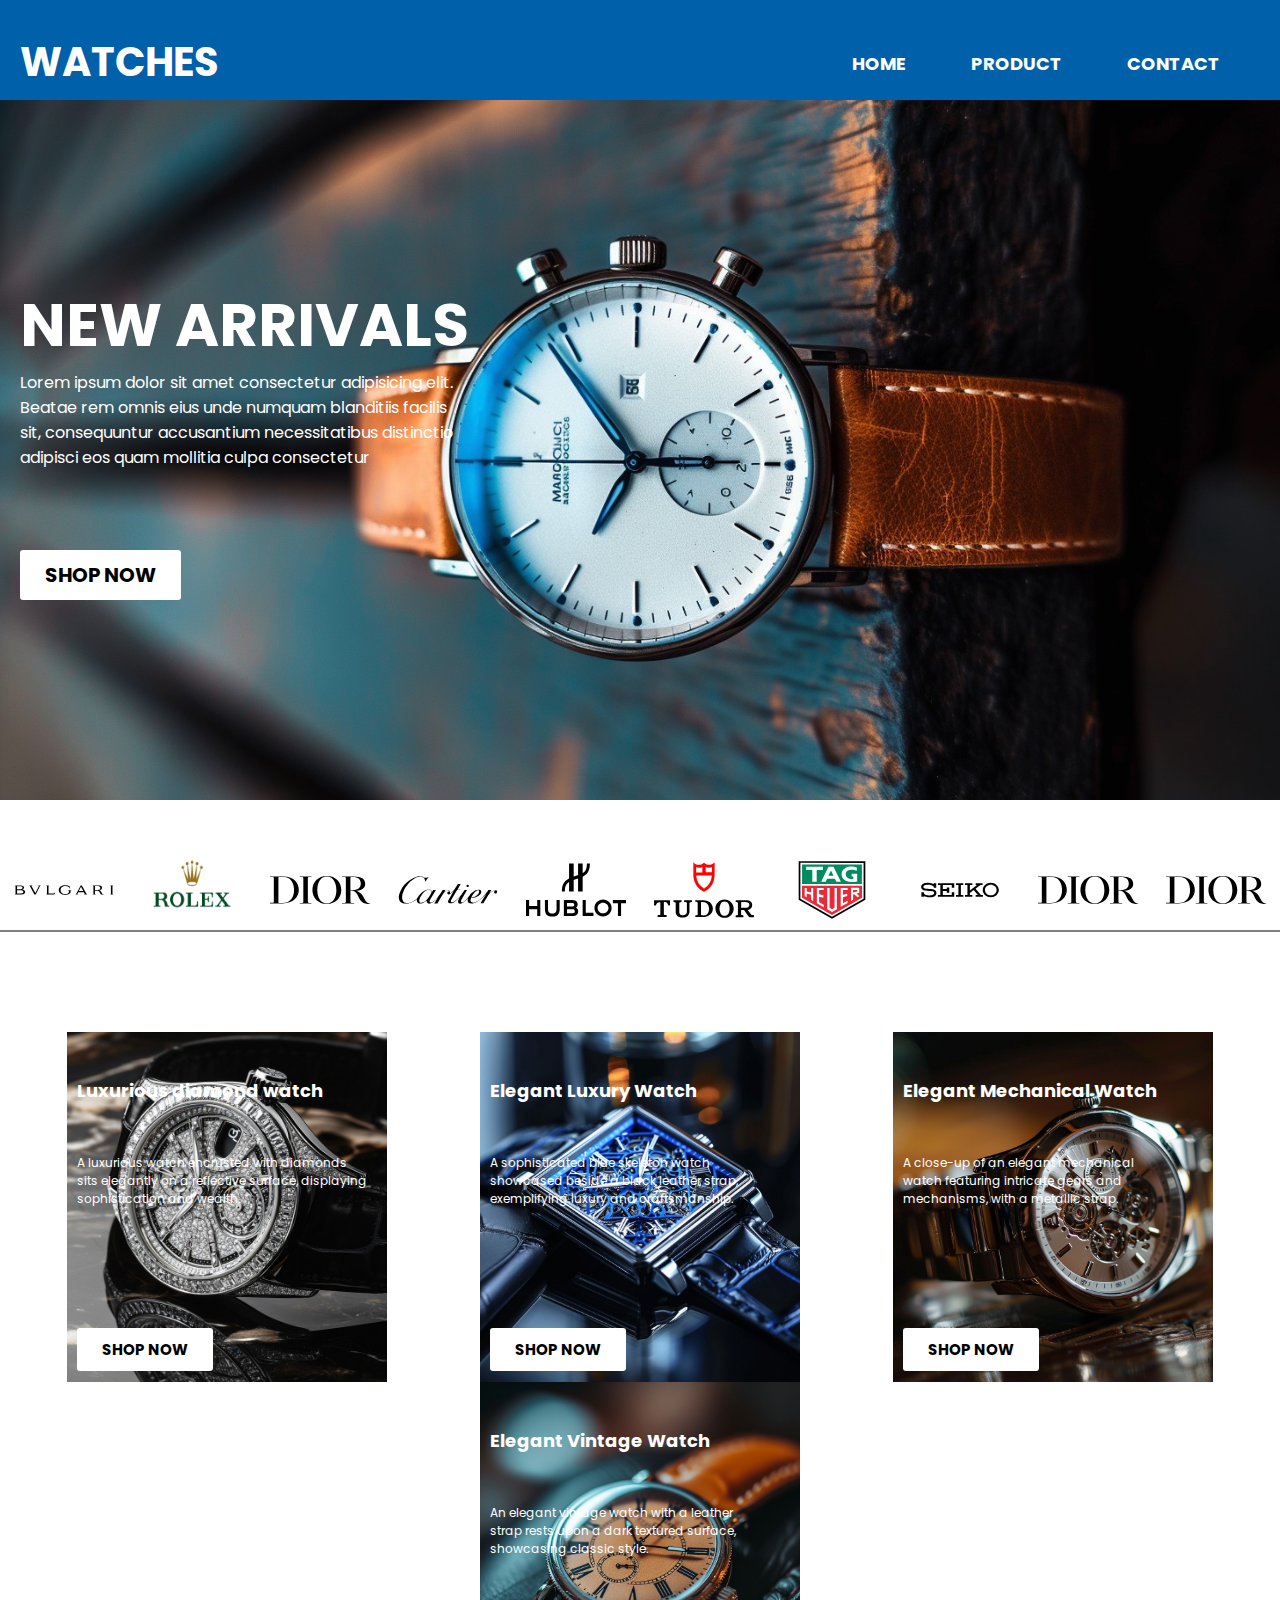
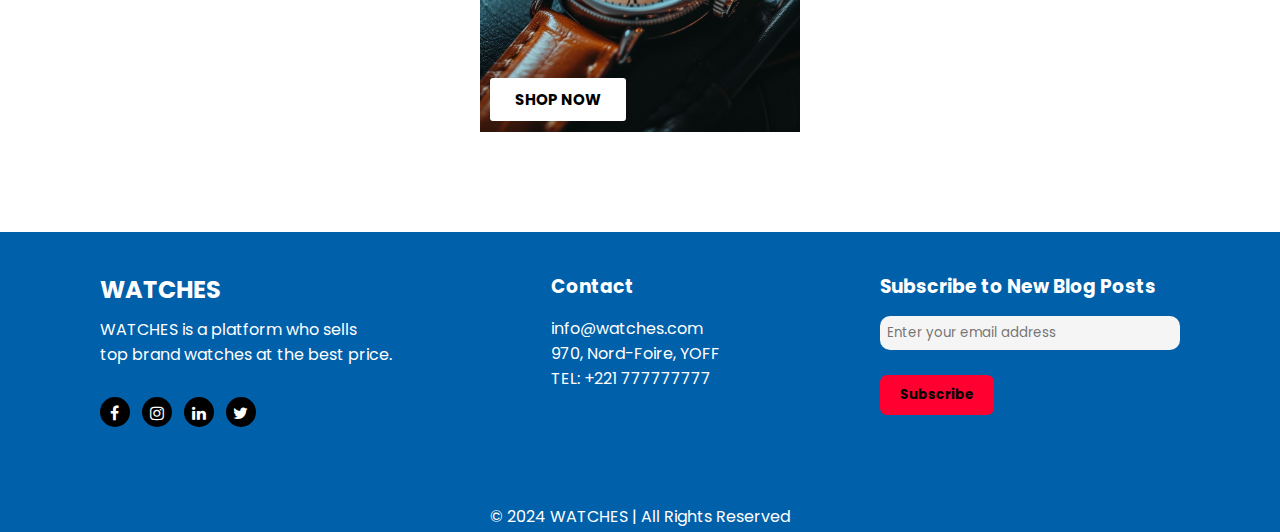
<file: index.html>
<!DOCTYPE html>
<html lang="en">
<head>
    <meta charset="UTF-8">
    <meta name="viewport" content="width=device-width, initial-scale=1.0">
    <link rel="stylesheet" href="styles.css">
    <link rel="stylesheet" href="https://cdnjs.cloudflare.com/ajax/libs/font-awesome/4.7.0/css/font-awesome.min.css">
    <link href="https://fonts.googleapis.com/css2?family=Poppins:ital,wght@0,100;0,200;0,300;0,400;0,500;0,600;0,700;0,800;0,900;1,100;1,200;1,300;1,400;1,500;1,600;1,700;1,800;1,900&display=swap" rel="stylesheet">
    <title>WATCHES</title>
</head>
<body>

        <!--HEADER-->

    <header>
        <div class="wrapper">
            <h1 class="brand-text">WATCHES</h1>
            <h1 class="brand-logo"><i class="fa fa-clock-o" aria-hidden="true"></i></h1>
            <nav>
                <ul>
                    <li><a href="#home">HOME</a></li>
                    <li><a href="#product">PRODUCT</a></li>
                    <li><a href="#contact">CONTACT</a></li>
                </ul>
            </nav>
        </div>
    </header>

        <!--HOME SECTION-->

    <section id="home">
        <div class="wrapper">
            <h1>NEW ARRIVALS</h1>
            <p>Lorem ipsum dolor sit amet consectetur adipisicing elit. <br>Beatae rem omnis eius unde numquam blanditiis facilis <br>sit, consequuntur accusantium necessitatibus distinctio <br>adipisci eos quam mollitia culpa consectetur</p>
            <button>SHOP NOW</button>
           
        </div>
    </section>   

        <!--ITEMS-->
        
    <div class="items">
        <div class="brand">
            <img src="images/Bulgari.svg" alt="Bulgari">
        </div>
        <div class="brand">
            <img src="images/Rolex.png" alt="Rolex">
        </div>
        <div class="brand">
            <img src="images/Dior 2022.svg" alt="Dior">
        </div>
        <div class="brand">
            <img src="images/Cartier Wordmark.svg" alt="Cartier">
        </div>
        <div class="brand">
            <img src="images/Hublot.svg" alt="Hublot">
        </div>
        <div class="brand">
            <img src="images/Tudor.svg" alt="Tudor">
        </div>
        <div class="brand">
            <img src="images/TAG Heuer New.svg" alt="TAG">
        </div>
        <div class="brand">
            <img src="images/Seiko.svg" alt="Seiko">
        </div>
        <div class="brand">
            <img src="images/Dior 2022.svg" alt="Dior">
        </div>
        <div class="brand">
            <img src="images/Dior 2022.svg" alt="Dior">
        </div>                
    </div>
    <div class="tr"></div> 

        <!--PRODUCT SECTION-->

    <section id="product">
        <div class="wrapper">
            <div class="product">
                <div class="prod1">
                    <h2>Luxurious diamond watch</h2>
                    <p>A luxurious watch encrusted with diamonds <br>sits elegantly on a reflective surface, displaying sophistication and wealth.</p>
                    <button>SHOP NOW</button>
                </div>
                <div class="prod2">
                    <h2>Elegant Luxury Watch</h2>
                    <p>A sophisticated blue skeleton watch <br>showcased beside a black leather strap, exemplifying luxury and craftsmanship.</p>
                    <button>SHOP NOW</button>
                </div>
                <div class="prod3">
                    <h2>Elegant Mechanical Watch</h2>
                    <p>A close-up of an elegant mechanical <br>watch featuring intricate gears and <br>mechanisms, with a metallic strap.</p>
                    <button>SHOP NOW</button>
                </div>
                <div class="prod4">
                    <h2>Elegant Vintage Watch</h2>
                    <p>An elegant vintage watch with a leather <br>strap rests upon a dark textured surface,<br> showcasing classic style.</p>
                    <button>SHOP NOW</button>
                </div>
            </div>
        </div>

    </section>

        <!--CONTACT SECTION-->

    <footer id="contact">
        <div class="wrapper">
            <div class="contact">
                <div class="cont1">
                    <h2>WATCHES</h2>
                    <p>WATCHES is a platform who sells <br>top brand watches at the best price.</p>
                    <ul>
                        <li><a href="#"><i class="fa fa-facebook" aria-hidden="true"></i></a></li>
                        <li><a href="#"><i class="fa fa-instagram" aria-hidden="true"></i></a></li>
                        <li><a href="#"><i class="fa fa-linkedin" aria-hidden="true"></i></a></li>
                        <li><a href="#"><i class="fa fa-twitter" aria-hidden="true"></i></a></li>
                    </ul>
                </div>
                <div class="cont2">
                    <h3>Contact</h3>
                    <p>info@watches.com <br>970, Nord-Foire, YOFF <br>TEL: +221 777777777</p>
                </div>
                <div class="cont3">
                    <h3>Subscribe to New Blog Posts</h3>
                    <input type="email" id="email" placeholder="Enter your email address"><br>
                    <input type="submit" value="Subscribe">
                </div>
            </div>
            <div class="copywrite">
                <p>© 2024 WATCHES | All Rights Reserved</p>
            </div>
        </div>
    </footer>
    
</body>
</html>
</file>
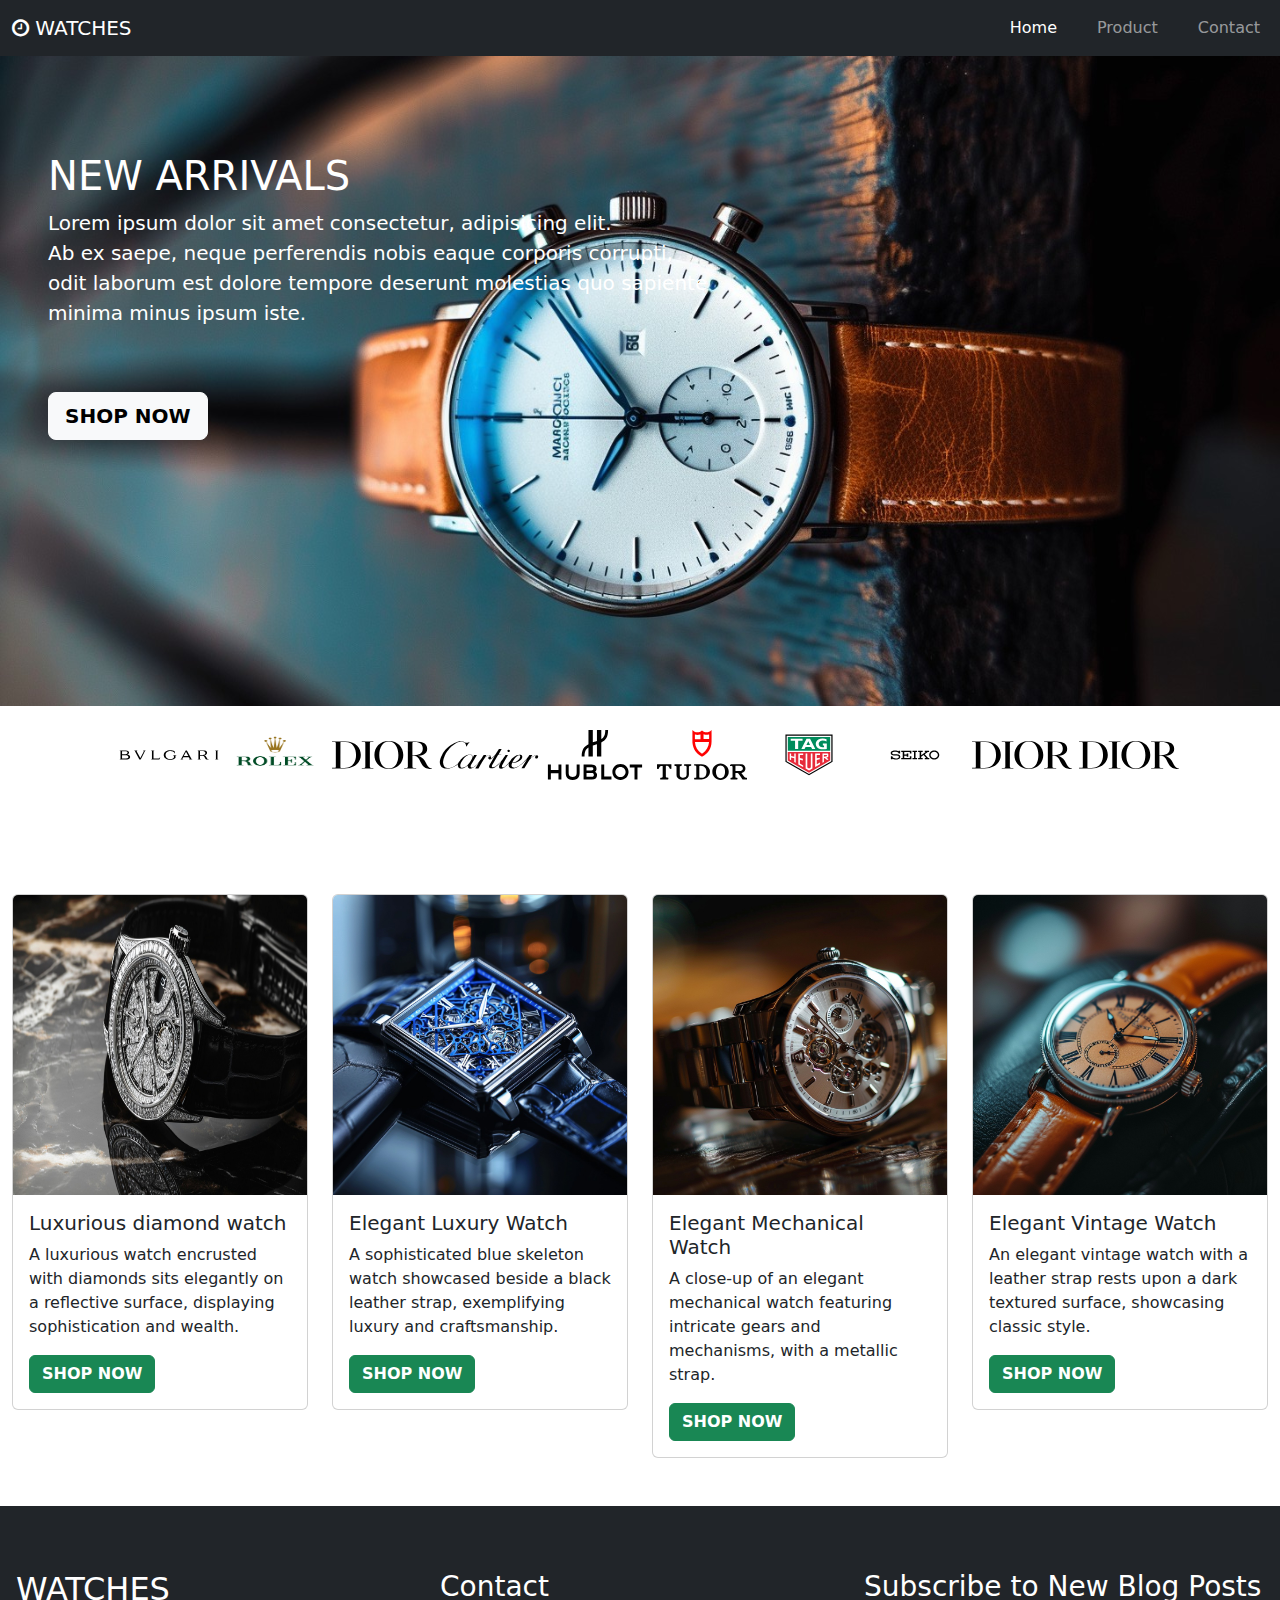
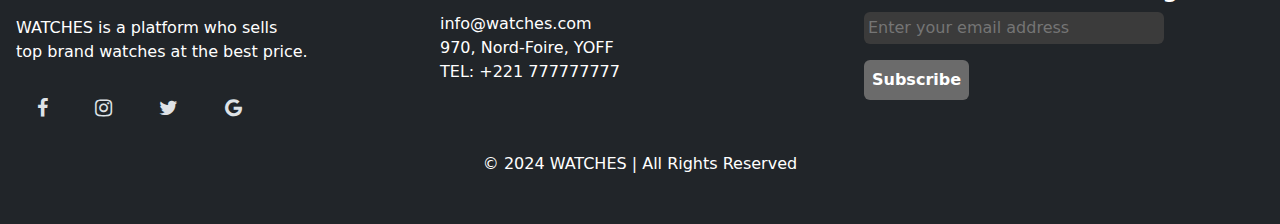
<file: index(boostrap).html>
<!DOCTYPE html>
<html lang="en">
<head>
    <meta charset="UTF-8">
    <meta name="viewport" content="width=device-width, initial-scale=1.0">
    <link
            href="https://cdn.jsdelivr.net/npm/bootstrap@5.3.3/dist/css/bootstrap.min.css"
            rel="stylesheet"
            integrity="sha384-QWTKZyjpPEjISv5WaRU9OFeRpok6YctnYmDr5pNlyT2bRjXh0JMhjY6hW+ALEwIH"
            crossorigin="anonymous"
        >
        <link rel="stylesheet" href="https://cdnjs.cloudflare.com/ajax/libs/font-awesome/4.7.0/css/font-awesome.min.css">
        <script src="https://cdn.jsdelivr.net/npm/bootstrap@5.3.3/dist/js/bootstrap.bundle.min.js" integrity="sha384-YvpcrYf0tY3lHB60NNkmXc5s9fDVZLESaAA55NDzOxhy9GkcIdslK1eN7N6jIeHz" crossorigin="anonymous"></script>
        <script
            src="https://cdnjs.cloudflare.com/ajax/libs/jquery/3.7.1/jquery.min.js"
            integrity="sha512-v2CJ7UaYy4JwqLDIrZUI/4hqeoQieOmAZNXBeQyjo21dadnwR+8ZaIJVT8EE2iyI61OV8e6M8PP2/4hpQINQ/g=="
            crossorigin="anonymous"
            referrerpolicy="no-referrer"
        ></script>
    <title>WATCHES</title>
</head>
<body>

    <!-- HEADER -->

    <div class="container-fluid p-0">
        <nav class="navbar navbar-expand-lg bg-dark" data-bs-theme="dark">
            <div class="container-fluid">
                <a class="navbar-brand" href="#">
                    <i class="fa fa-clock-o" aria-hidden="true"></i>
                    WATCHES
                </a>
                <button
                    class="navbar-toggler"
                    type="button"
                    data-bs-toggle="collapse"
                    data-bs-target="#navbarNav"
                    aria-controls="navbarNav"
                    aria-expanded="false"
                    aria-label="Toggle navigation"
                >
                    <span class="navbar-toggler-icon"></span>
                </button>
                <div class="collapse navbar-collapse" id="navbarNav">
                    <ul class="navbar-nav ms-auto">
                        <li class="nav-item me-4">
                            <a class="nav-link active" aria-current="page" href="#">Home</a>
                        </li>
                        <li class="nav-item me-4">
                            <a class="nav-link" href="#">Product</a>
                        </li>
                        <li class="nav-item">
                            <a class="nav-link" href="#">Contact</a>
                        </li>
                    </ul>
                </div>
            </div>
        </nav>
    </div>

            <!-- HOME SECTION -->

    <div class="container-fluid p-0">
        <div class="p-5 text-white"
            style="background-image: url('images/StockCake-Présentoir de montre-bracelet élégant_1724159194.jpg'); background-size: cover;
            height: 650px">
            <h1 class="mt-5">NEW ARRIVALS</h1>
            <p class="fs-5">Lorem ipsum dolor sit amet consectetur, adipisicing elit. <br>Ab ex saepe, neque perferendis nobis eaque corporis corrupti, <br>odit laborum est dolore tempore deserunt molestias quo sapiente <br>minima minus ipsum iste.</p>
            <button type="button" class="btn btn-light btn-lg mt-5 fw-bold">SHOP NOW</button>
        </div>
    </div>

            <!--ITEMS-->

    <div class="container-fluid  pt-4">
        <div class="row">
            <div class="col-lg-1"></div>
            <div class="brand col-4 col-sm-3 col-md-2 col-lg-1" >
                <img src="images/Bulgari.svg" class="h-50" style="width: 100px;" alt="Bulgari">
            </div>
            <div class="brand col-4 col-sm-3 col-md-2 col-lg-1" >
                <img src="images/Rolex.png" class="h-50" style="width: 100px;" alt="Rolex">
            </div>
            <div class="brand col-4 col-sm-3 col-md-2 col-lg-1" >
                <img src="images/Dior 2022.svg" class="h-50" style="width: 100px;" alt="Dior">
            </div>
            <div class="brand col-4 col-sm-3 col-md-2 col-lg-1" >
                <img src="images/Cartier Wordmark.svg" class="h-50" style="width: 100px;" alt="Cartier">
            </div>
            <div class="brand col-4 col-sm-3 col-md-2 col-lg-1" >
                <img src="images/Hublot.svg" class="h-50" style="width: 100px;" alt="Hublot">
            </div>
            <div class="brand col-4 col-sm-3 col-md-2 col-lg-1" >
                <img src="images/Tudor.svg" class="h-50" style="width: 100px;" alt="Tudor">
            </div>
            <div class="brand col-4 col-sm-3 col-md-2 col-lg-1" >
                <img src="images/TAG Heuer New.svg" class="h-50" style="width: 100px;" alt="TAG">
            </div>
            <div class="brand col-4 col-sm-3 col-md-2 col-lg-1" >
                <img src="images/Seiko.svg" class="h-50" style="width: 100px;" alt="Seiko">
            </div>
            <div class="brand col-4 col-sm-3 col-md-2 col-lg-1" >
                <img src="images/Dior 2022.svg" class="h-50" style="width: 100px;" alt="Dior">
            </div>
            <div class="brand col-4 col-sm-3 col-md-2 col-lg-1" >
                <img src="images/Dior 2022.svg" class="h-50" style="width: 100px;" alt="Dior">
            </div>   
        </div>
    </div>

            <!--PRODUCT SECTION-->

    <div class="container-fluid mt-5">
        <div class="row">
            <div class="col-12 col-sm-6 col-md-4 col-lg-3 mt-3">
                <div class="card w-100" style="width: 19rem;">
                    <img
                        src="images/StockCake-Montre luxueuse en diamant_1724157107.jpg"
                        height="300px"
                        class="card-img-top"
                        alt="..."
                    >
                    <div class="card-body">
                        <h5 class="card-title">Luxurious diamond watch</h5>
                        <p class="card-text">A luxurious watch encrusted with diamonds sits elegantly on a reflective surface, displaying sophistication and wealth.</p>
                        <div class="d-flex justify-content-between align-items-center">
                            <a href="#" class="btn btn-success fw-bold">SHOP NOW</a>
                        </div>
                    </div>
                </div>
            </div>
            <div class="col-12 col-sm-6 col-md-4 col-lg-3 mt-3">
                <div class="card w-100" style="width: 19rem;">
                    <img
                        src="images/StockCake-Elegant Luxury Watch_1724196314.jpg"
                        height="300px"
                        class="card-img-top"
                        alt="..."
                    >
                    <div class="card-body">
                        <h5 class="card-title">Elegant Luxury Watch</h5>
                        <p class="card-text">A sophisticated blue skeleton watch showcased beside a black leather strap, exemplifying luxury and craftsmanship.</p>
                        <div class="d-flex justify-content-between align-items-center">
                            <a href="#" class="btn btn-success fw-bold">SHOP NOW</a>
                        </div>
                    </div>
                </div>
            </div>
            <div class="col-12 col-sm-6 col-md-4 col-lg-3 mt-3">
                <div class="card w-100" style="width: 19rem;">
                    <img
                        src="images/StockCake-Elegant Mechanical Watch_1724196657.jpg"
                        height="300px"
                        class="card-img-top"
                        alt="..."
                    >
                    <div class="card-body">
                        <h5 class="card-title">Elegant Mechanical Watch</h5>
                        <p class="card-text">A close-up of an elegant mechanical watch featuring intricate gears and mechanisms, with a metallic strap.</p>
                        <div class="d-flex justify-content-between align-items-center">
                            <a href="#" class="btn btn-success fw-bold">SHOP NOW</a>
                        </div>
                    </div>
                </div>
            </div>
            <div class="col-12 col-sm-6 col-md-4 col-lg-3 mt-3">
                <div class="card w-100" style="width: 19rem;">
                    <img
                        src="images/StockCake-Elegant Vintage Watch_1724197548.jpg"
                        height="300px"
                        class="card-img-top"
                        alt="..."
                    >
                    <div class="card-body">
                        <h5 class="card-title">Elegant Vintage Watch</h5>
                        <p class="card-text">An elegant vintage watch with a leather strap rests upon a dark textured surface, showcasing classic style.</p>
                        <div class="d-flex justify-content-between align-items-center">
                            <a href="#" class="btn btn-success fw-bold">SHOP NOW</a>
                        </div>
                    </div>
                </div>
            </div>
        </div>
    </div>

            <!--CONTACT SECTION-->

    <div class="container-fluid p-3 mt-5 bg-dark" data-bs-theme="dark">
        <footer class=" text-white" >
            <div class="row">
                <div class="pt-5 col-12 col-lg-4">
                    <h2>WATCHES</h2>
                    <p>WATCHES is a platform who sells <br>top brand watches at the best price.</p>
                    <a class="btn btn-link btn-floating btn-lg text-body m-1" href="#">
                        <i class="fa fa-facebook" aria-hidden="true"></i>
                    </a>
                    <a class="btn btn-link btn-floating btn-lg text-body m-1" href="#">
                        <i class="fa fa-instagram" aria-hidden="true"></i>
                    </a>
                    <a class="btn btn-link btn-floating btn-lg text-body m-1" href="#">
                        <i class="fa fa-twitter" aria-hidden="true"></i>
                    </a>
                    <a class="btn btn-link btn-floating btn-lg text-body m-1" href="#">
                        <i class="fa fa-google" aria-hidden="true"></i>
                    </a>
                </div>
                <div class="pt-5 col-12 col-lg-4">
                    <h3>Contact</h3>
                    <p>info@watches.com <br>970, Nord-Foire, YOFF <br>TEL: +221 777777777</p>
                </div>
                <div class="pt-5 col-12 col-lg-4">
                    <h3>Subscribe to New Blog Posts</h3>
                    <input type="email" id="email" placeholder="Enter your email address" class="p-1 w-75 rounded-2 border border-0"><br>
                    <input type="submit" value="Subscribe" class="mt-3 rounded-2 p-2 border border-0 fw-bold">
                </div>
            </div>
            <!-- Copyright -->
            <div class="text-center p-3 w-100">
                <p>© 2024 WATCHES | All Rights Reserved</p>
            </div>
        </footer>
    </div>
    
</body>
</html>
</file>
<file: styles.css>
*{
    margin: 0;
    padding: 0;
    font-family: Poppins;
    box-sizing: border-box;
}

.brand-logo{
    display: none;
}

.wrapper
{
    width: 100vw;
    margin: 0 auto;
    padding: 0 20px;
}

button{
    margin-top: 80px;
    padding: 10px 25px 10px 25px;
    background-color: white;
    border: none;
    border-radius: 3px;
    font-weight: bold;
    font-size: 20px;
}

/* HEADER */
header{
    background-color: #0060AA;
    height: 100px;
    width: 100%;
}

header h1
{
    float: left;
    margin: 32px 0 0 0;
    font-size: 40px;
    color: white;
}
header h1 a
{
    text-decoration: none;
    color: white;
}

header nav
{
    float: right;
    margin-top: 50px;
    font-size: 18px;
}

header nav ul li
{
    display: inline-block;
    margin-right: 20px;
    font-weight: bold;
    padding: 0 20px;
}

header nav ul li a
{
    color: white;
    text-decoration: none;
}

/* HOME */
#home{
    height: 700px;
    background-image: url(images/StockCake-Présentoir\ de\ montre-bracelet\ élégant_1724159194.jpg);
    background-repeat: no-repeat;
    background-size: cover;
}

#home h1{
    padding-top: 180px;
    font-size: 60px;
    color: white;
}

#home p{
    color: white;
}

/* ITEMS*/

.items{
    display: flex;
    justify-content: space-around;
    flex-wrap: wrap;
    margin-top: 20px;
}

.items .brand{
    height: 80px;
    width: 100px;
    margin-top: 30px;
    padding-right: 30px;  
}

.items .brand img{
    height: 80px;
    width: 100px; 
}

.tr{
    border-bottom: 2px solid gray;
    width: 100%;
}

/* PRODUCT */
#product{
    margin-top: 100px;
    margin-bottom: 100px;
}

.product{
    display: flex;
    justify-content: space-around;
    flex-wrap: wrap;
}

.prod1{
    background-image: url(images/StockCake-Montre\ luxueuse\ en\ diamant_1724157107.jpg);
    background-size: cover;
    background-position: center;
    height: 350px;
    width: 320px;
    color: white;
    font-size: 12px;
    padding: 45px 0 0 10px;
}

.prod1 p{
    padding-top: 50px;
}

.prod1 button{
    margin-top: 120px;
    font-size: 15px;
}

.prod2{
    background-image: url(images/StockCake-Elegant\ Luxury\ Watch_1724196314.jpg);
    background-size: cover;
    background-position: center;
    height: 350px;
    width: 320px;
    color: white;
    font-size: 12px;
    padding: 45px 0 0 10px;
}

.prod2 p{
    padding-top: 50px;
}

.prod2 button{
    margin-top: 120px;
    font-size: 15px;
}

.prod3{
    background-image: url(images/StockCake-Elegant\ Mechanical\ Watch_1724196657.jpg);
    background-size: cover;
    background-position: center;
    height: 350px;
    width: 320px;
    color: white;
    font-size: 12px;
    padding: 45px 0 0 10px;
}

.prod3 p{
    padding-top: 50px;
}

.prod3 button{
    margin-top: 120px;
    font-size: 15px;
}

.prod4{
    background-image: url(images/StockCake-Elegant\ Vintage\ Watch_1724197548.jpg);
    background-size: cover;
    background-position: center;
    height: 350px;
    width: 320px;
    color: white;
    font-size: 12px;
    padding: 45px 0 0 10px;
}

.prod4 p{
    padding-top: 50px;
}

.prod4 button{
    margin-top: 120px;
    font-size: 15px;
}

/* FOOTER */
footer{
    background-color: #0060AA;
    height: 300px;
    width: 100%;
}

.contact{
    display: flex;
    justify-content: space-around;
    flex-wrap: wrap;
    padding-top: 40px;
}

.cont1{
    color: white;
}

.cont1 p{
    margin-top: 10px;
}

.cont1 ul li{
    display: inline;
    padding: 0px 8px 0 0;
    
}

.cont1 ul li a{
    display: inline-block;
    width: 30px;
    height: 30px;
    background-color: black;
    border-radius: 50px;
    text-align: center;
    position: relative;
    text-decoration: none;
    color: white;
    margin-top: 30px;
}

.cont1 ul li i{
    position: absolute;
    width: 15px;
    height: 15px;
    top: 0;
    left: 0;
    right: 0;
    bottom: 0;
    margin: auto auto auto auto;
}

.cont2{
    color: white;
}

.cont2 p{
    margin-top: 15px;
}

.cont3{
    color: white;
}

.cont3 input[type="email"]{
    background-color: whitesmoke;
    width: 300px;
    padding: 7px;
    border: none;
    border-radius: 10px;
    margin-top: 15px;
}
input[type="submit"]{
    background-color: #FF0030;
    border: none;
    padding: 10px 20px 10px 20px;
    font-weight: bold;
    border-radius: 7px;
    margin-top: 25px;

}

.copywrite{
    margin-top: 70px;
    text-align: center;
    color: white;
}

/* MEDIA QUERY */
@media (max-width: 768px){
    header nav ul li{
        margin-right: 12px;
        padding: 0;
    }

    .prod1, .prod2, .prod3, .prod4{
        width: 100%;
        margin-top: 20px;

    }
    .product{
        padding: 20px;
    }
    .items .brand{
        width: 25% !important;
    }

    .brand-text{
        display: none;
    }

    .brand-logo{
        display: inline-block !important;
    }

    footer{
        height: 630px;
    }

    .cont1, .cont2, .cont3, .copywrite{
        width: 100%;
    }

    .cont2, .cont3{
        padding-top: 30px;
    }

    .copywrite{
        text-align: center;
    }

}
</file>
